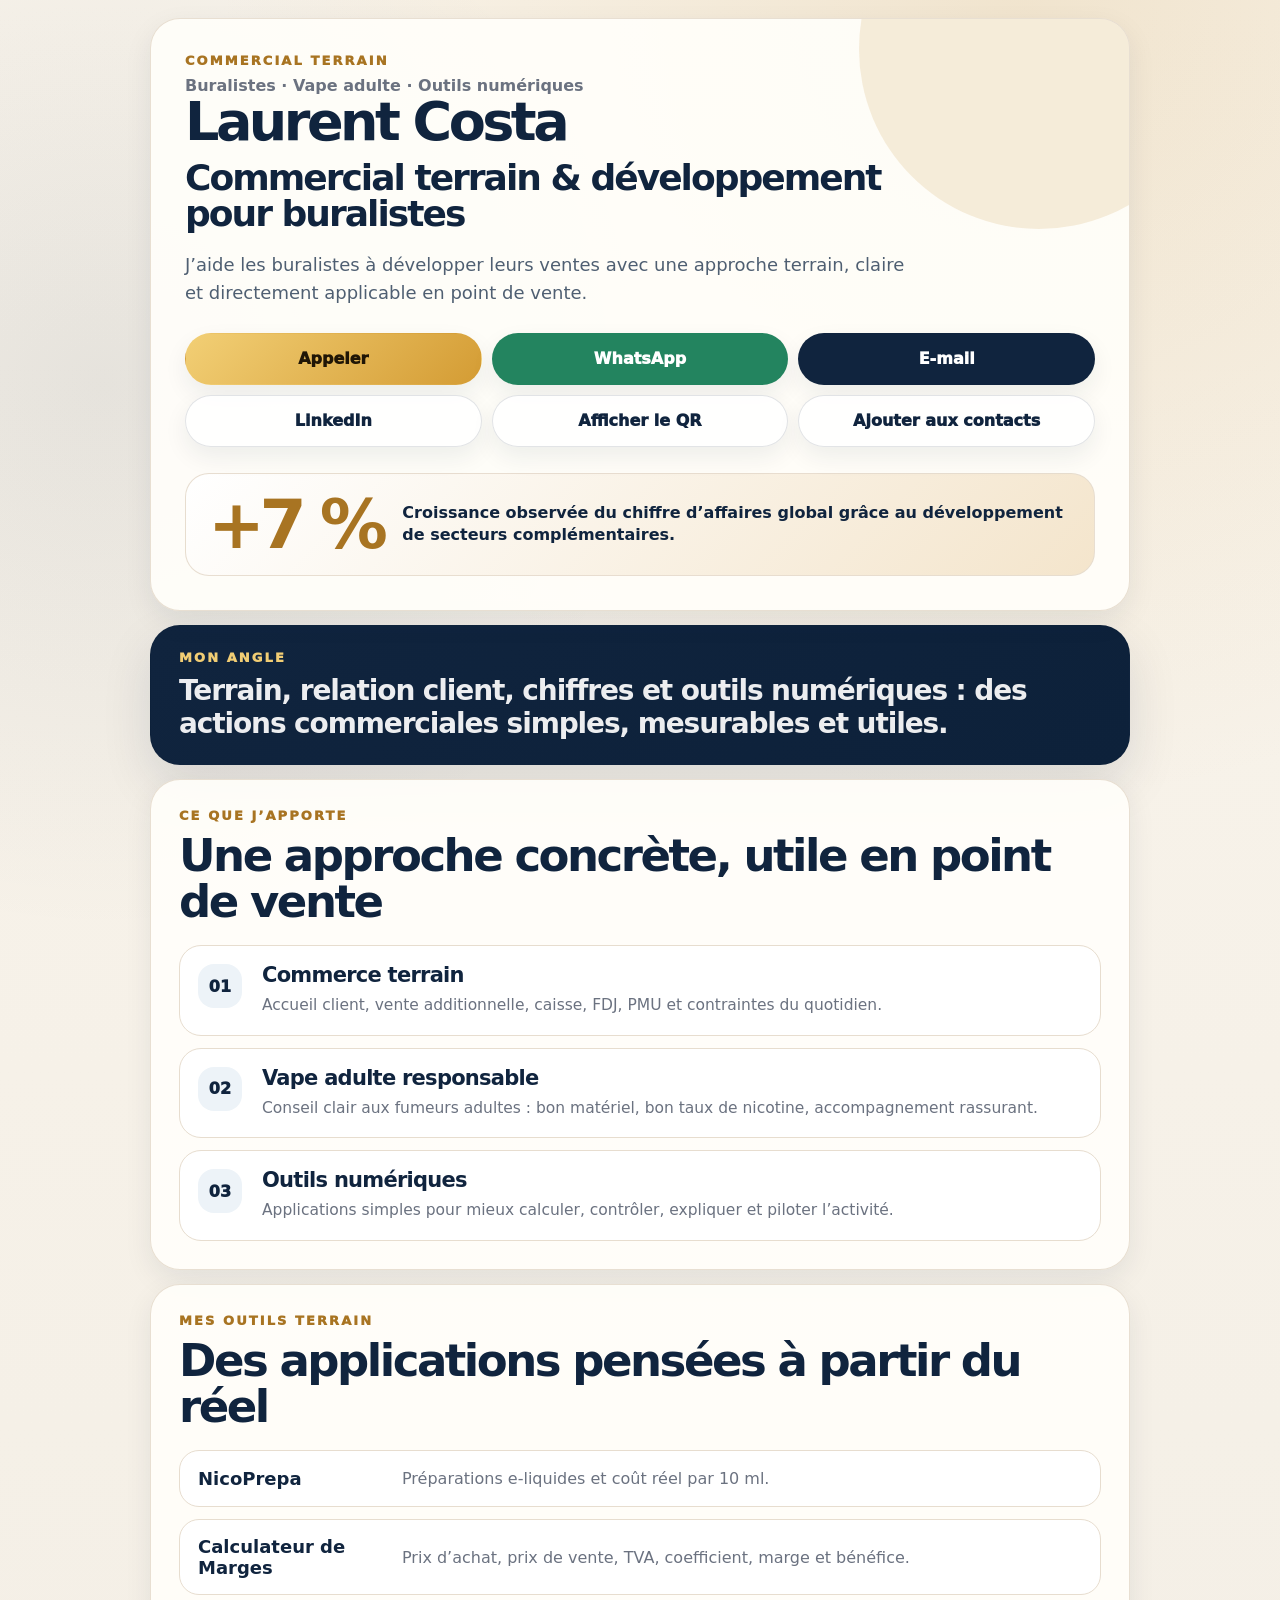
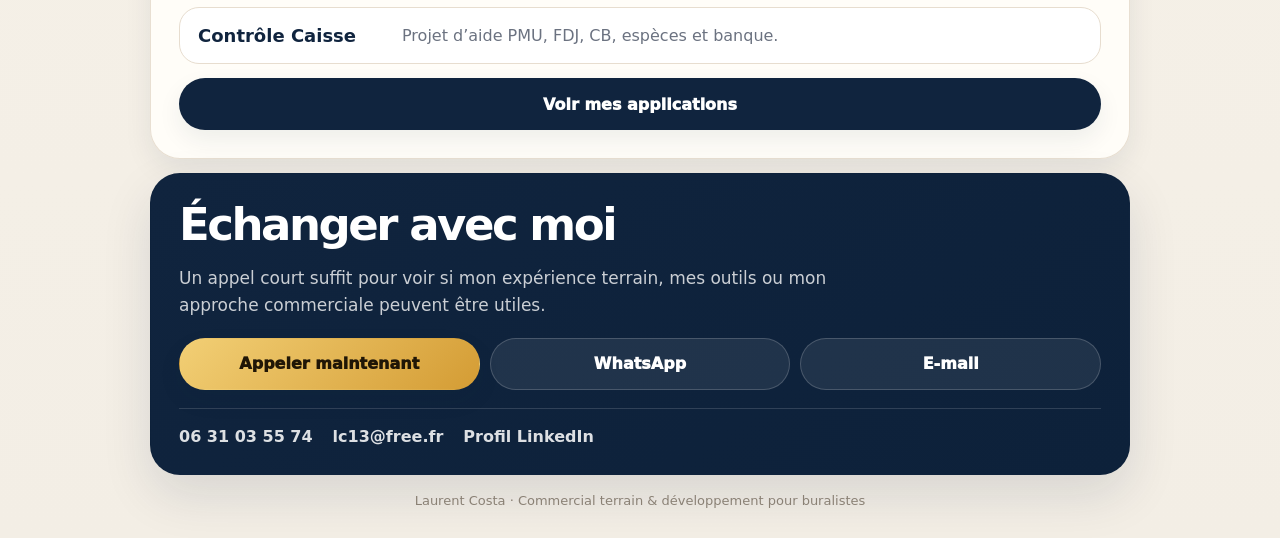
<file: index.html>
<!doctype html>
<html lang="fr">
<head>
  <meta charset="utf-8">
  <meta name="viewport" content="width=device-width, initial-scale=1, viewport-fit=cover">
  <meta name="theme-color" content="#f6f1e8">
  <meta name="description" content="Carte professionnelle de Laurent Costa — commercial terrain et développement pour buralistes.">
  <meta property="og:title" content="Laurent Costa — Carte professionnelle">
  <meta property="og:description" content="Commercial terrain & développement pour buralistes · vape adulte · outils numériques.">
  <meta property="og:image" content="assets/social-preview.png">
  <title>Laurent Costa — Carte professionnelle</title>
  <link rel="manifest" href="manifest.webmanifest">
  <link rel="icon" href="assets/icon-192.png">
  <link rel="apple-touch-icon" href="apple-touch-icon.png">
  <link rel="stylesheet" href="style.css">
</head>
<body>
  <main class="page">
    <section class="hero-card card" aria-label="Présentation Laurent Costa">
      <div class="top-row">
        <div class="top-copy">
          <p class="eyebrow">Commercial terrain</p>
          <p class="micro">Buralistes · Vape adulte · Outils numériques</p>
        </div>
      </div>

      <h1>Laurent Costa</h1>
      <h2>Commercial terrain & développement pour buralistes</h2>
      <p class="lead">J’aide les buralistes à développer leurs ventes avec une approche terrain, claire et directement applicable en point de vente.</p>

      <div class="action-grid" aria-label="Actions rapides">
        <a class="btn btn-call" href="tel:+33631035574">Appeler</a>
        <a class="btn btn-whatsapp" href="https://wa.me/33631035574">WhatsApp</a>
        <a class="btn btn-dark" href="mailto:lc13@free.fr?subject=Contact%20depuis%20votre%20carte%20professionnelle">E-mail</a>
        <a class="btn btn-light" href="https://www.linkedin.com/in/laurent-costa-b1b971406/" target="_blank" rel="noopener">LinkedIn</a>
        <button class="btn btn-light" id="openQr" type="button">Afficher le QR</button>
        <a class="btn btn-light" href="contact-laurent-costa.vcf" download>Ajouter aux contacts</a>
      </div>

      <div class="proof-inline" aria-label="Preuve commerciale">
        <strong>+7 %</strong>
        <span>Croissance observée du chiffre d’affaires global grâce au développement de secteurs complémentaires.</span>
      </div>
    </section>

    <section class="angle-card card-blue">
      <p class="eyebrow gold">Mon angle</p>
      <p>Terrain, relation client, chiffres et outils numériques&nbsp;: des actions commerciales simples, mesurables et utiles.</p>
    </section>

    <section class="card compact-section" aria-label="Ce que j'apporte">
      <div class="section-title">
        <p class="eyebrow">Ce que j’apporte</p>
        <h2>Une approche concrète, utile en point de vente</h2>
      </div>
      <div class="value-list">
        <article>
          <span>01</span>
          <div>
            <h3>Commerce terrain</h3>
            <p>Accueil client, vente additionnelle, caisse, FDJ, PMU et contraintes du quotidien.</p>
          </div>
        </article>
        <article>
          <span>02</span>
          <div>
            <h3>Vape adulte responsable</h3>
            <p>Conseil clair aux fumeurs adultes : bon matériel, bon taux de nicotine, accompagnement rassurant.</p>
          </div>
        </article>
        <article>
          <span>03</span>
          <div>
            <h3>Outils numériques</h3>
            <p>Applications simples pour mieux calculer, contrôler, expliquer et piloter l’activité.</p>
          </div>
        </article>
      </div>
    </section>

    <section class="card tools-card" aria-label="Applications présentées">
      <div class="section-title">
        <p class="eyebrow">Mes outils terrain</p>
        <h2>Des applications pensées à partir du réel</h2>
      </div>
      <div class="tools-list">
        <a href="https://drive.google.com/drive/folders/1kGOX2A1lS9dal_LtMFKa498MFvhypLqH" target="_blank" rel="noopener">
          <b>NicoPrepa</b>
          <span>Préparations e-liquides et coût réel par 10 ml.</span>
        </a>
        <a href="https://drive.google.com/drive/folders/1kGOX2A1lS9dal_LtMFKa498MFvhypLqH" target="_blank" rel="noopener">
          <b>Calculateur de Marges</b>
          <span>Prix d’achat, prix de vente, TVA, coefficient, marge et bénéfice.</span>
        </a>
        <a href="https://drive.google.com/drive/folders/1kGOX2A1lS9dal_LtMFKa498MFvhypLqH" target="_blank" rel="noopener">
          <b>Contrôle Caisse</b>
          <span>Projet d’aide PMU, FDJ, CB, espèces et banque.</span>
        </a>
      </div>
      <a class="btn btn-dark btn-wide" href="https://drive.google.com/drive/folders/1kGOX2A1lS9dal_LtMFKa498MFvhypLqH" target="_blank" rel="noopener">Voir mes applications</a>
    </section>

    <section class="contact-card card-blue" aria-label="Contact final">
      <h2>Échanger avec moi</h2>
      <p>Un appel court suffit pour voir si mon expérience terrain, mes outils ou mon approche commerciale peuvent être utiles.</p>
      <div class="contact-actions">
        <a class="btn btn-call" href="tel:+33631035574">Appeler maintenant</a>
        <a class="btn btn-outline" href="https://wa.me/33631035574">WhatsApp</a>
        <a class="btn btn-outline" href="mailto:lc13@free.fr">E-mail</a>
      </div>
      <div class="contact-details">
        <a href="tel:+33631035574">06 31 03 55 74</a>
        <a href="mailto:lc13@free.fr">lc13@free.fr</a>
        <a href="https://www.linkedin.com/in/laurent-costa-b1b971406/" target="_blank" rel="noopener">Profil LinkedIn</a>
      </div>
    </section>

    <footer class="footer">
      Laurent Costa · Commercial terrain & développement pour buralistes
    </footer>
  </main>

  <dialog class="qr-dialog" id="qrDialog">
    <form method="dialog" class="qr-panel">
      <button class="close" aria-label="Fermer">×</button>
      <p class="eyebrow">QR codes</p>
      <h2>Scanner ou partager</h2>
      <div class="tabs" role="tablist" aria-label="Choix du QR code">
        <button type="button" class="tab active" data-target="qr-card">Carte</button>
        <button type="button" class="tab" data-target="qr-contact">Contact</button>
        <button type="button" class="tab" data-target="qr-linkedin">LinkedIn</button>
        <button type="button" class="tab" data-target="qr-apps">Applications</button>
      </div>
      <div class="qr-view active" id="qr-card">
        <img src="assets/qr_carte_finale.png" alt="QR code de la carte professionnelle Laurent Costa">
        <p>Ouvre la carte en ligne : laurent-costa.github.io</p>
      </div>
      <div class="qr-view" id="qr-contact">
        <img src="assets/qr_contact.png" alt="QR code pour ajouter Laurent Costa aux contacts">
        <p>À scanner pour enregistrer directement mes coordonnées.</p>
      </div>
      <div class="qr-view" id="qr-linkedin">
        <img src="assets/qr_linkedin.png" alt="QR code LinkedIn Laurent Costa">
        <p>À scanner pour ouvrir mon profil LinkedIn.</p>
      </div>
      <div class="qr-view" id="qr-apps">
        <img src="assets/qr_applications.png" alt="QR code vers les applications de Laurent Costa">
        <p>À scanner pour accéder à mes applications partagées.</p>
      </div>
      <a class="btn btn-dark btn-wide" href="qr-codes.html">Page QR codes imprimable</a>
    </form>
  </dialog>

  <script src="script.js"></script>
</body>
</html>
</file>
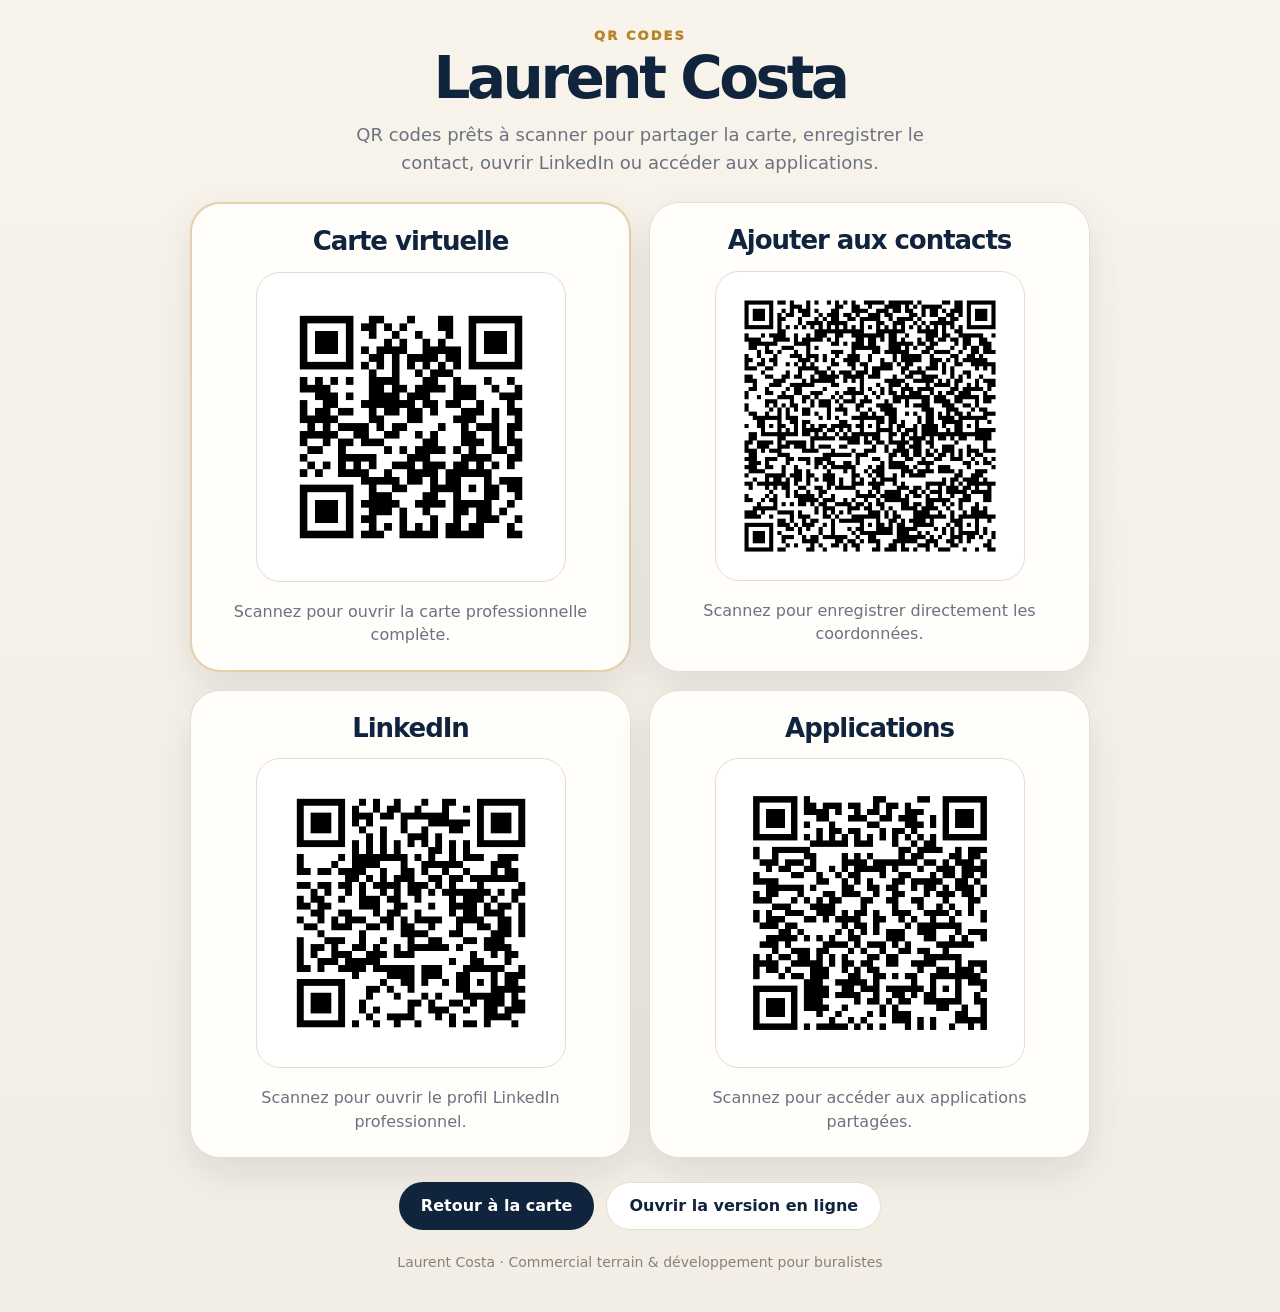
<file: qr-codes.html>
<!doctype html>
<html lang="fr">
<head>
  <meta charset="utf-8">
  <meta name="viewport" content="width=device-width, initial-scale=1">
  <title>QR codes — Laurent Costa</title>
  <style>
    :root {
      --bg: #f6f1e8;
      --card: #fffefa;
      --ink: #10243e;
      --muted: #6b7280;
      --line: #e7ddcf;
      --gold: #b8842b;
      --blue: #10243e;
    }
    * { box-sizing: border-box; }
    body {
      margin: 0;
      font-family: Inter, system-ui, -apple-system, BlinkMacSystemFont, "Segoe UI", Arial, sans-serif;
      color: var(--ink);
      background: linear-gradient(180deg, #f9f4eb 0%, #f3eee5 100%);
    }
    main {
      width: min(100% - 28px, 900px);
      margin: 0 auto;
      padding: 28px 0 42px;
    }
    header {
      text-align: center;
      margin-bottom: 22px;
    }
    .eyebrow {
      margin: 0 0 8px;
      color: var(--gold);
      font-size: 13px;
      font-weight: 950;
      letter-spacing: .16em;
      text-transform: uppercase;
    }
    h1 {
      margin: 0;
      font-size: clamp(34px, 8vw, 58px);
      line-height: .96;
      letter-spacing: -.06em;
    }
    .lead {
      margin: 14px auto 0;
      max-width: 620px;
      color: var(--muted);
      font-size: 18px;
      line-height: 1.55;
    }
    .grid {
      display: grid;
      grid-template-columns: repeat(2, minmax(0, 1fr));
      gap: 18px;
      margin-top: 26px;
    }
    .qr-card {
      background: var(--card);
      border: 1px solid var(--line);
      border-radius: 30px;
      padding: 24px;
      text-align: center;
      box-shadow: 0 16px 40px rgba(16, 36, 62, .10);
    }
    .qr-card h2 {
      margin: 0 0 16px;
      font-size: 26px;
      line-height: 1.05;
      letter-spacing: -.04em;
    }
    .qr-card img {
      width: min(100%, 310px);
      background: white;
      border: 1px solid var(--line);
      border-radius: 24px;
      padding: 12px;
    }
    .qr-card p {
      margin: 14px auto 0;
      color: var(--muted);
      font-size: 16px;
      line-height: 1.45;
      max-width: 360px;
    }
    .main-card {
      border: 2px solid rgba(184,132,43,.38);
    }
    .actions {
      display: flex;
      gap: 12px;
      justify-content: center;
      flex-wrap: wrap;
      margin-top: 24px;
    }
    a.button {
      min-height: 48px;
      display: inline-flex;
      align-items: center;
      justify-content: center;
      border-radius: 999px;
      padding: 0 22px;
      color: white;
      background: var(--blue);
      font-weight: 900;
      text-decoration: none;
    }
    a.button.light {
      color: var(--blue);
      background: white;
      border: 1px solid var(--line);
    }
    footer {
      margin-top: 24px;
      text-align: center;
      color: #8a8175;
      font-size: 14px;
    }
    @media (max-width: 720px) {
      main { width: min(100% - 22px, 900px); padding-top: 20px; }
      .grid { grid-template-columns: 1fr; gap: 16px; }
      .qr-card { padding: 20px; border-radius: 26px; }
      .qr-card h2 { font-size: 24px; }
      .lead { font-size: 16px; }
    }
    @media print {
      body { background: white; }
      main { width: 100%; padding: 0; }
      .actions, footer { display: none; }
      .grid { gap: 12px; }
      .qr-card { box-shadow: none; break-inside: avoid; }
    }
  </style>
</head>
<body>
  <main>
    <header>
      <p class="eyebrow">QR codes</p>
      <h1>Laurent Costa</h1>
      <p class="lead">QR codes prêts à scanner pour partager la carte, enregistrer le contact, ouvrir LinkedIn ou accéder aux applications.</p>
    </header>

    <section class="grid">
      <article class="qr-card main-card">
        <h2>Carte virtuelle</h2>
        <img src="assets/qr_carte_finale.png" alt="QR code de la carte virtuelle Laurent Costa">
        <p>Scannez pour ouvrir la carte professionnelle complète.</p>
      </article>

      <article class="qr-card">
        <h2>Ajouter aux contacts</h2>
        <img src="assets/qr_contact.png" alt="QR code pour ajouter Laurent Costa aux contacts">
        <p>Scannez pour enregistrer directement les coordonnées.</p>
      </article>

      <article class="qr-card">
        <h2>LinkedIn</h2>
        <img src="assets/qr_linkedin.png" alt="QR code LinkedIn Laurent Costa">
        <p>Scannez pour ouvrir le profil LinkedIn professionnel.</p>
      </article>

      <article class="qr-card">
        <h2>Applications</h2>
        <img src="assets/qr_applications.png" alt="QR code vers les applications de Laurent Costa">
        <p>Scannez pour accéder aux applications partagées.</p>
      </article>
    </section>

    <div class="actions">
      <a class="button" href="index.html">Retour à la carte</a>
      <a class="button light" href="https://laurent-costa.github.io">Ouvrir la version en ligne</a>
    </div>

    <footer>Laurent Costa · Commercial terrain & développement pour buralistes</footer>
  </main>
</body>
</html>
</file>
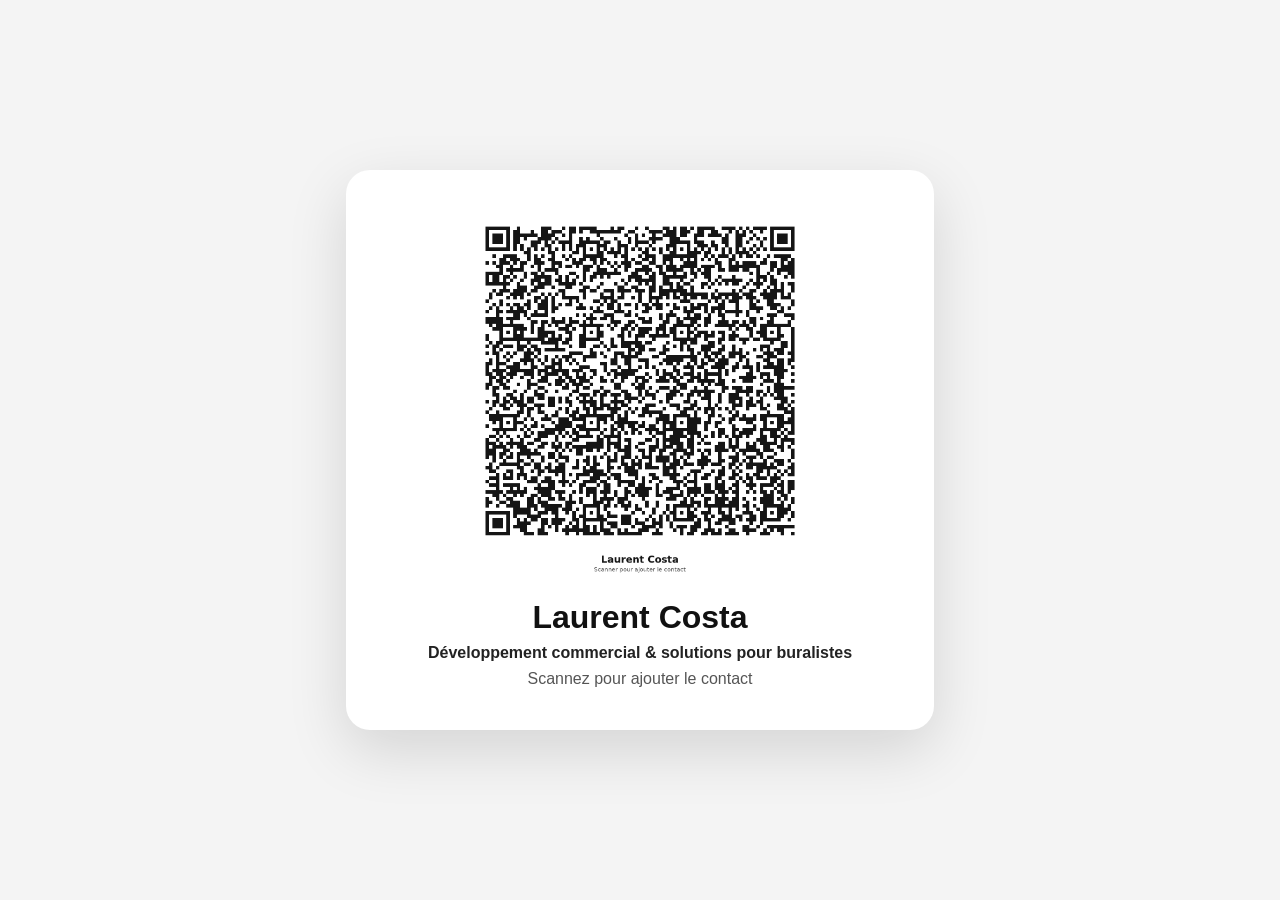
<file: qr-contact-impression.html>
<!doctype html>
<html lang="fr"><head><meta charset="utf-8"><meta name="viewport" content="width=device-width, initial-scale=1"><title>QR contact Laurent Costa</title>
<style>
body{font-family:Arial,sans-serif;margin:0;background:#f4f4f4;color:#111;display:grid;place-items:center;min-height:100vh}.sheet{background:white;width:min(92vw,520px);padding:34px;border-radius:24px;box-shadow:0 20px 60px #0002;text-align:center}img{width:min(100%,360px)}h1{margin:14px 0 4px;font-size:32px}p{margin:8px 0;color:#555}.title{font-weight:700;color:#222}@media print{body{background:white}.sheet{box-shadow:none;width:100%;border-radius:0}}
</style></head><body><main class="sheet"><img src="qr-contact-laurent-costa.png" alt="QR contact"><h1>Laurent Costa</h1><p class="title">Développement commercial & solutions pour buralistes</p><p>Scannez pour ajouter le contact</p></main></body></html>
</file>
<file: style.css>
:root {
  --bg: #f6f1e8;
  --card: #fffefa;
  --ink: #10243e;
  --muted: #6b7280;
  --line: #e7ddcf;
  --gold: #c8963f;
  --gold-dark: #a87422;
  --blue: #10243e;
  --green: #23845f;
  --shadow: 0 20px 50px rgba(16, 36, 62, .12);
  --shadow-soft: 0 10px 28px rgba(16, 36, 62, .08);
  --radius: 30px;
}

* { box-sizing: border-box; }
html { background: var(--bg); scroll-behavior: smooth; }
body {
  margin: 0;
  font-family: Inter, ui-sans-serif, system-ui, -apple-system, BlinkMacSystemFont, "Segoe UI", Arial, sans-serif;
  color: var(--ink);
  background:
    radial-gradient(circle at 80% 0%, rgba(200,150,63,.17), transparent 34%),
    radial-gradient(circle at 8% 18%, rgba(16,36,62,.08), transparent 26%),
    linear-gradient(180deg, #f9f4eb 0%, #f3eee5 100%);
}
a { color: inherit; text-decoration: none; }
button, a { -webkit-tap-highlight-color: transparent; }
button { font: inherit; }

.page {
  width: min(100% - 28px, 980px);
  margin: 0 auto;
  padding: max(18px, env(safe-area-inset-top)) 0 26px;
}
.card, .card-blue {
  border-radius: var(--radius);
  box-shadow: var(--shadow-soft);
  border: 1px solid rgba(231, 221, 207, .92);
}
.card { background: rgba(255,254,250,.92); }
.card-blue {
  background: linear-gradient(145deg, #10243e 0%, #0d213a 100%);
  color: #fff;
  border-color: rgba(16,36,62,.2);
  box-shadow: var(--shadow);
}

.hero-card {
  position: relative;
  overflow: hidden;
  padding: 34px;
}
.hero-card::before {
  content: "";
  position: absolute;
  right: -90px;
  top: -150px;
  width: 360px;
  height: 360px;
  border-radius: 50%;
  background: rgba(200,150,63,.16);
  pointer-events: none;
}
.top-row {
  position: relative;
  z-index: 1;
  display: flex;
  gap: 14px;
  align-items: flex-start;
}
.top-copy {
  flex: 1 1 auto;
  min-width: 0;
}
.identity-mark {
  display: none;
}
.eyebrow {
  margin: 0;
  color: var(--gold-dark);
  font-size: 13px;
  line-height: 1.25;
  font-weight: 950;
  letter-spacing: .16em;
  text-transform: uppercase;
}
.micro {
  margin: 6px 0 0;
  color: var(--muted);
  font-weight: 700;
  line-height: 1.35;
}
.qr-top {
  margin-left: auto;
  width: 54px;
  height: 54px;
  flex: 0 0 auto;
  border: 1px solid var(--line);
  border-radius: 18px;
  background: #fff;
  color: var(--blue);
  font-weight: 950;
  cursor: pointer;
  box-shadow: 0 10px 24px rgba(16,36,62,.08);
}
.available {
  display: inline-flex;
  align-items: center;
  gap: 9px;
  margin: 34px 0 18px;
  padding: 9px 13px;
  border-radius: 999px;
  background: #edf8f2;
  color: #24644b;
  font-weight: 850;
}
.available span {
  width: 9px;
  height: 9px;
  border-radius: 50%;
  background: var(--green);
  box-shadow: 0 0 0 6px rgba(35,132,95,.13);
}
h1 {
  margin: 0;
  font-size: clamp(34px, 5.4vw, 54px);
  line-height: .92;
  letter-spacing: -.065em;
  color: var(--blue);
}
h2 {
  margin: 0;
  font-size: clamp(28px, 4.5vw, 45px);
  line-height: 1.02;
  letter-spacing: -.055em;
}
.hero-card h2 {
  max-width: 760px;
  margin-top: 13px;
  font-size: clamp(24px, 3.5vw, 36px);
}
.lead {
  max-width: 720px;
  margin: 18px 0 0;
  color: #4f5f72;
  font-size: 18px;
  line-height: 1.55;
}
.action-grid {
  display: grid;
  grid-template-columns: repeat(3, 1fr);
  gap: 10px;
  margin-top: 26px;
  position: relative;
  z-index: 1;
}
.btn {
  min-height: 52px;
  display: inline-flex;
  align-items: center;
  justify-content: center;
  border: 1px solid rgba(16,36,62,.12);
  border-radius: 999px;
  padding: 0 18px;
  background: #fff;
  color: var(--blue);
  font-weight: 950;
  cursor: pointer;
  box-shadow: 0 10px 24px rgba(16,36,62,.07);
  text-align: center;
}
.btn-call { background: linear-gradient(135deg, #f2cf75 0%, #d49c34 100%); color: #201606; border-color: transparent; }
.btn-whatsapp { background: var(--green); color: #fff; border-color: transparent; }
.btn-dark { background: var(--blue); color: #fff; border-color: transparent; }
.btn-light { background: rgba(255,255,255,.86); }
.btn-outline { background: rgba(255,255,255,.08); color: #fff; border-color: rgba(255,255,255,.18); box-shadow: none; }
.btn-wide { width: 100%; margin-top: 14px; }
.proof-inline {
  display: grid;
  grid-template-columns: auto 1fr;
  gap: 20px;
  align-items: center;
  margin-top: 26px;
  padding: 20px 22px;
  border-radius: 24px;
  background: linear-gradient(135deg, #fff 0%, #f4e5cc 100%);
  border: 1px solid rgba(231,221,207,.95);
}
.proof-inline strong {
  color: var(--gold-dark);
  font-size: clamp(48px, 8vw, 68px);
  line-height: .9;
  letter-spacing: -.08em;
}
.proof-inline span {
  color: var(--blue);
  font-weight: 850;
  line-height: 1.42;
}
.angle-card {
  margin-top: 14px;
  padding: 24px 28px;
}
.angle-card p:last-child {
  margin: 8px 0 0;
  color: rgba(255,255,255,.92);
  font-size: clamp(20px, 2.7vw, 28px);
  line-height: 1.18;
  letter-spacing: -.04em;
  font-weight: 900;
}
.gold { color: #f1cd74; }
.compact-section, .tools-card {
  margin-top: 14px;
  padding: 28px;
}
.section-title h2 { margin-top: 9px; }
.value-list, .tools-list { display: grid; gap: 12px; margin-top: 20px; }
.value-list article {
  display: grid;
  grid-template-columns: 48px minmax(0, 1fr);
  gap: 16px;
  padding: 18px;
  border: 1px solid var(--line);
  border-radius: 22px;
  background: #fff;
}
.value-list span {
  width: 44px;
  height: 44px;
  display: grid;
  place-items: center;
  border-radius: 16px;
  background: #edf3f8;
  color: var(--blue);
  font-weight: 950;
}
h3 { margin: 0; font-size: 21px; line-height: 1.1; letter-spacing: -.035em; }
p { color: var(--muted); }
.value-list p { margin: 7px 0 0; font-size: 15.5px; line-height: 1.45; }
.tools-list a {
  display: grid;
  grid-template-columns: 190px minmax(0,1fr);
  gap: 14px;
  padding: 16px 18px;
  align-items: center;
  border-radius: 20px;
  background: #fff;
  border: 1px solid var(--line);
}
.tools-list b { color: var(--blue); font-size: 18px; }
.tools-list span { color: var(--muted); line-height: 1.45; }
.contact-card {
  margin-top: 14px;
  padding: 28px;
}
.contact-card p { color: rgba(255,255,255,.78); font-size: 17px; line-height: 1.55; max-width: 700px; }
.contact-actions {
  display: grid;
  grid-template-columns: repeat(3, 1fr);
  gap: 10px;
  margin-top: 20px;
}
.contact-details {
  display: flex;
  flex-wrap: wrap;
  gap: 8px 20px;
  padding-top: 18px;
  margin-top: 18px;
  border-top: 1px solid rgba(255,255,255,.14);
  color: rgba(255,255,255,.86);
  font-weight: 750;
}
.footer {
  padding: 18px 0 4px;
  color: #8a8175;
  font-size: 13px;
  text-align: center;
}

.qr-dialog { border: 0; padding: 0; background: transparent; width: min(94vw, 520px); color: var(--ink); }
.qr-dialog::backdrop { background: rgba(16,36,62,.44); backdrop-filter: blur(8px); }
.qr-panel { position: relative; margin: 0; padding: 24px; border-radius: 30px; background: #fffefa; border: 1px solid var(--line); box-shadow: var(--shadow); }
.close { position: absolute; right: 16px; top: 16px; width: 42px; height: 42px; border-radius: 50%; border: 1px solid var(--line); background: #f7f1e8; color: var(--blue); font-size: 28px; line-height: 1; cursor: pointer; }
.qr-panel h2 { margin: 8px 0 16px; font-size: 34px; line-height: 1; letter-spacing: -.05em; }
.tabs { display: flex; gap: 8px; flex-wrap: wrap; margin-bottom: 16px; }
.tab { border: 1px solid var(--line); background: #f8f3eb; color: var(--muted); padding: 10px 13px; border-radius: 999px; font-weight: 900; cursor: pointer; }
.tab.active { background: var(--blue); color: white; border-color: var(--blue); }
.qr-view { display: none; text-align: center; }
.qr-view.active { display: block; }
.qr-view img { width: min(100%, 350px); border-radius: 22px; border: 1px solid var(--line); background: white; padding: 10px; }
.qr-view p { margin: 12px auto 0; max-width: 380px; color: var(--muted); line-height: 1.45; }

@media (max-width: 760px) {
  .page { width: min(100% - 22px, 980px); padding-top: 10px; }
  .hero-card, .compact-section, .tools-card, .contact-card, .angle-card { padding: 20px; border-radius: 26px; }
  .hero-card { padding-top: 18px; }
  .top-row { gap: 10px; align-items: flex-start; }
  .micro { font-size: 13px; }
  .qr-top { width: 46px; height: 46px; border-radius: 16px; }
  .available { margin: 20px 0 13px; padding: 8px 12px; font-size: 14px; }
  h1 { font-size: clamp(32px, 9.4vw, 42px); line-height: .98; letter-spacing: -.05em; }
  .hero-card h2 { margin-top: 8px; font-size: clamp(21px, 5.9vw, 27px); line-height: 1.06; }
  .lead { margin-top: 12px; font-size: 15px; line-height: 1.45; }
  .action-grid { grid-template-columns: repeat(2, 1fr); gap: 8px; margin-top: 18px; }
  .btn { min-height: 46px; padding: 0 12px; font-size: 14.25px; }
  .proof-inline { grid-template-columns: 1fr; gap: 6px; padding: 16px; margin-top: 20px; }
  .proof-inline strong { font-size: 50px; }
  .angle-card p:last-child { font-size: 21px; }
  .section-title h2 { font-size: 30px; }
  .tools-list a { grid-template-columns: 1fr; gap: 4px; }
  .contact-actions { grid-template-columns: 1fr; }
}
@media (max-width: 380px) {
  .page { width: min(100% - 16px, 980px); }
  .hero-card, .compact-section, .tools-card, .contact-card, .angle-card { padding: 18px; }
  .action-grid { grid-template-columns: 1fr; }
  h1 { font-size: 31px; }
}
</file>
